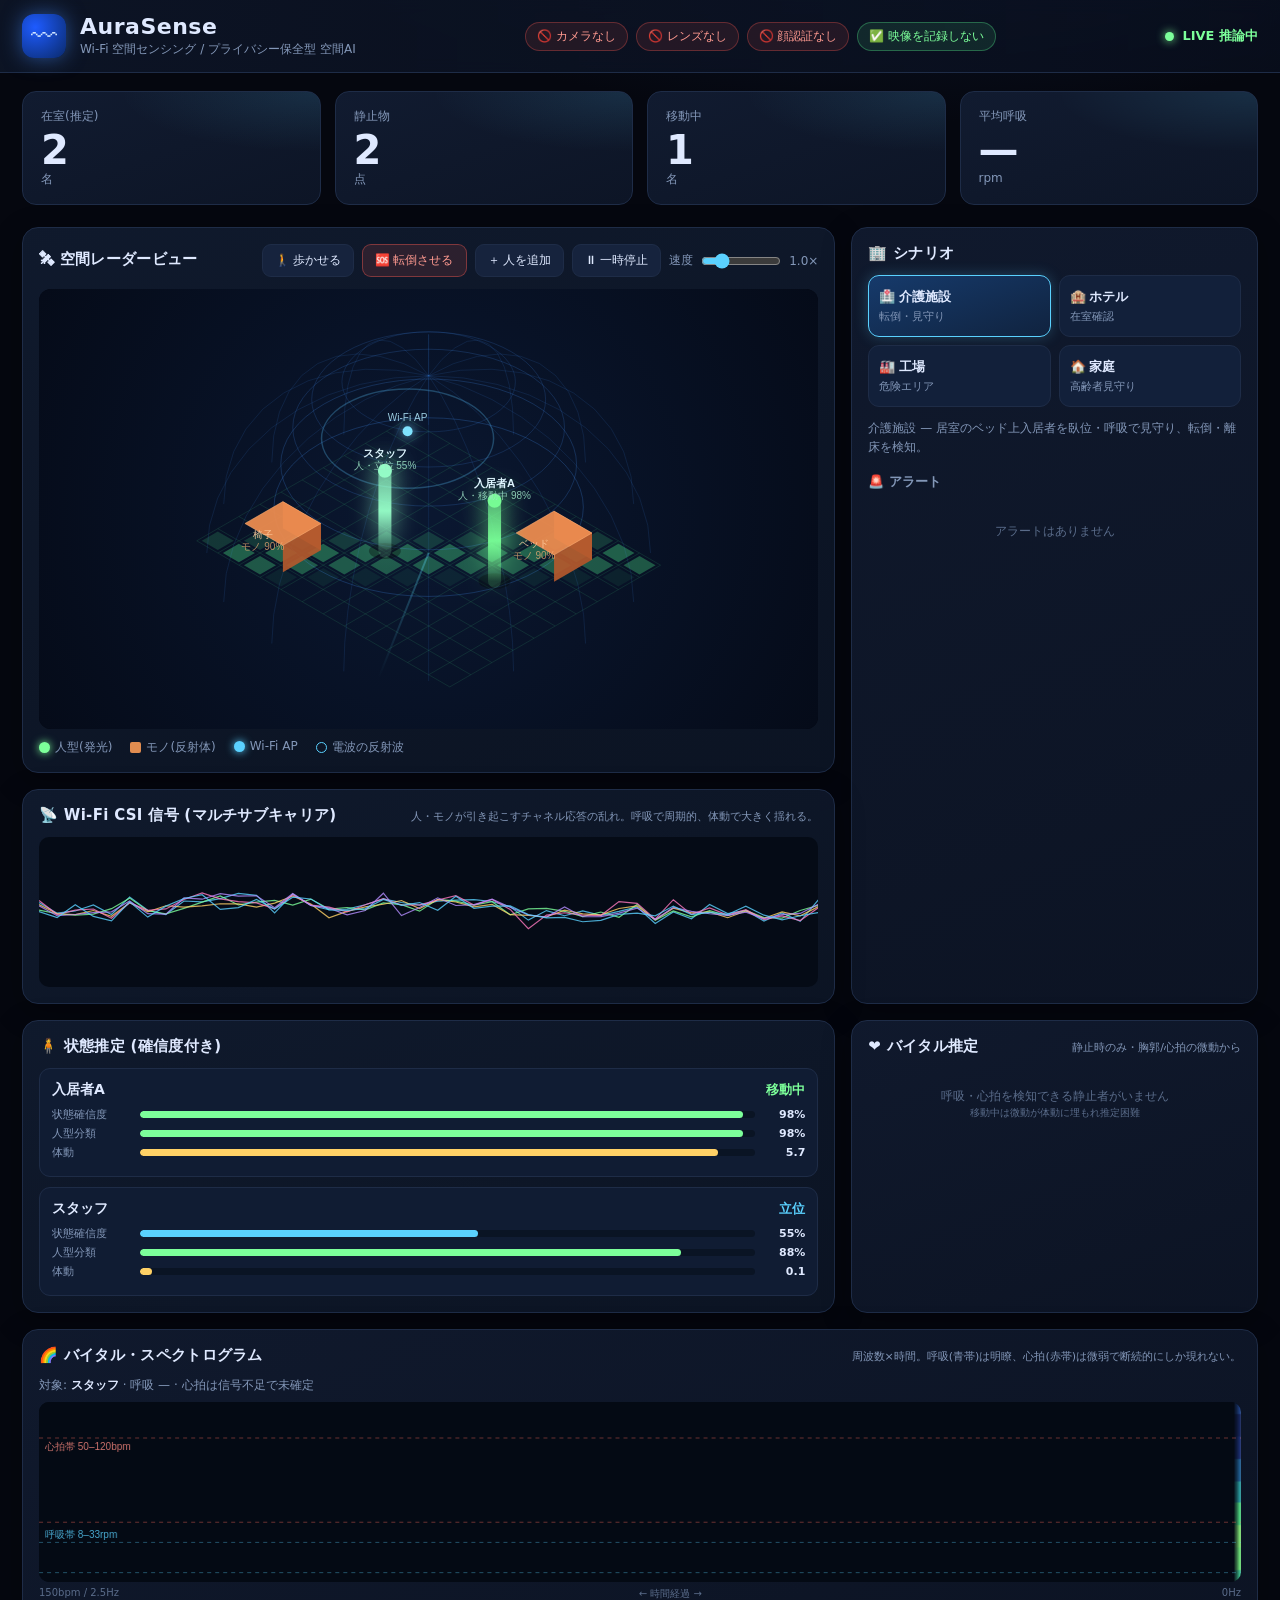
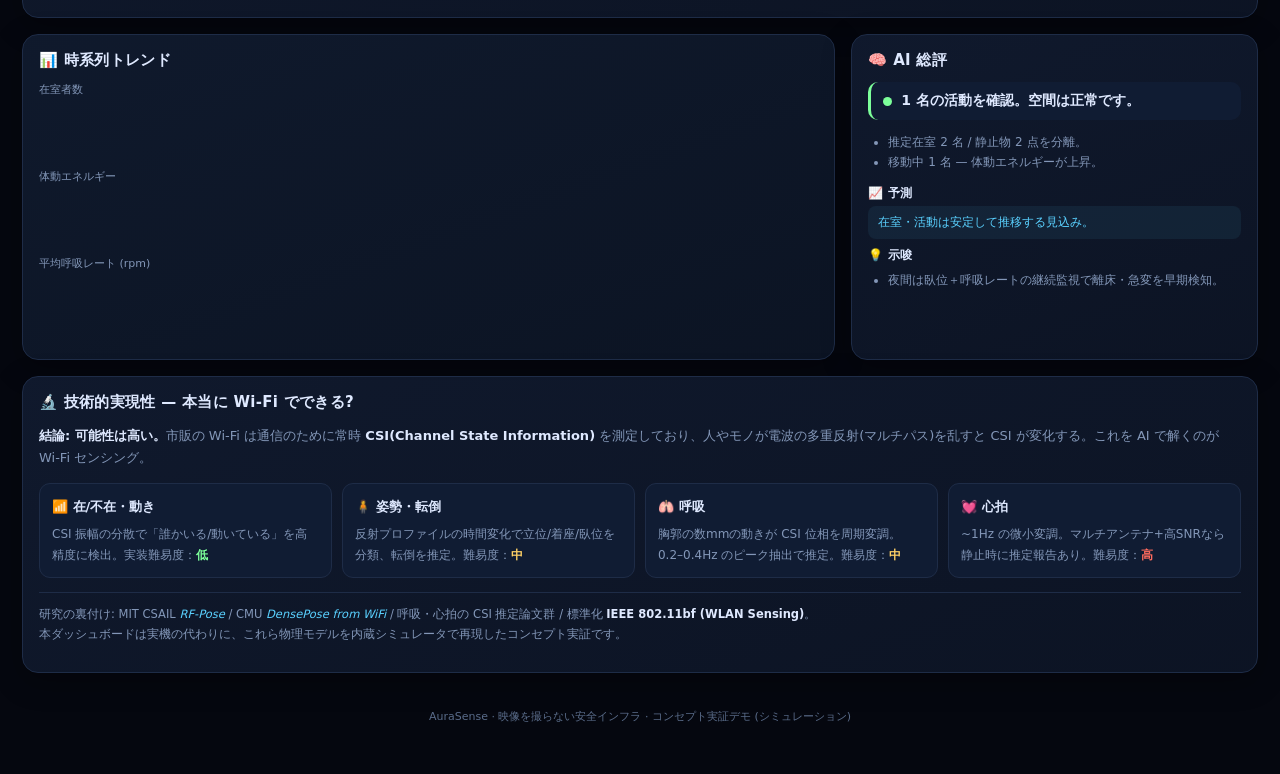
<file: wifi-radar-dashboard/index.html>
<!DOCTYPE html>
<html lang="ja">
<head>
<meta charset="UTF-8" />
<meta name="viewport" content="width=device-width, initial-scale=1.0" />
<title>AuraSense — Wi-Fi 空間センシング・ダッシュボード</title>
<meta name="description" content="カメラ・レンズ・映像なし。Wi-Fi電波の乱れから人とモノ、姿勢・呼吸・転倒を推定するプライバシー保全型 空間AI。" />
<link rel="stylesheet" href="css/style.css" />
</head>
<body>

<header class="topbar">
  <div class="brand">
    <div class="logo">〰</div>
    <div>
      <h1>AuraSense</h1>
      <p>Wi-Fi 空間センシング / プライバシー保全型 空間AI</p>
    </div>
  </div>
  <div class="privacy-badges">
    <span class="pill">🚫 カメラなし</span>
    <span class="pill">🚫 レンズなし</span>
    <span class="pill">🚫 顔認証なし</span>
    <span class="pill ok">✅ 映像を記録しない</span>
  </div>
  <div class="live"><span class="dot"></span>LIVE 推論中</div>
</header>

<!-- KPI 帯 -->
<section class="kpis">
  <div class="kpi"><div class="k-label">在室(推定)</div><div class="k-val" id="kpiPresence">0</div><div class="k-unit">名</div></div>
  <div class="kpi"><div class="k-label">静止物</div><div class="k-val" id="kpiObjects">0</div><div class="k-unit">点</div></div>
  <div class="kpi"><div class="k-label">移動中</div><div class="k-val" id="kpiMoving">0</div><div class="k-unit">名</div></div>
  <div class="kpi"><div class="k-label">平均呼吸</div><div class="k-val" id="kpiResp">—</div><div class="k-unit">rpm</div></div>
</section>

<main class="grid">

  <!-- 左: 空間ビュー -->
  <section class="card stage-card">
    <div class="card-head">
      <h2>🛰 空間レーダービュー</h2>
      <div class="controls">
        <button id="btnWalk" class="ctrl">🚶 歩かせる</button>
        <button id="btnFall" class="ctrl danger">🆘 転倒させる</button>
        <button id="btnAdd" class="ctrl">＋ 人を追加</button>
        <button id="btnPause" class="ctrl">⏸ 一時停止</button>
        <label class="speed-ctrl">速度
          <input type="range" id="speed" min="0.5" max="3" step="0.5" value="1" />
          <span id="speedVal">1.0×</span>
        </label>
      </div>
    </div>
    <canvas id="stage"></canvas>
    <div class="legend">
      <span><i class="dot-h"></i>人型(発光)</span>
      <span><i class="dot-o"></i>モノ(反射体)</span>
      <span><i class="dot-ap"></i>Wi-Fi AP</span>
      <span><i class="dot-r"></i>電波の反射波</span>
    </div>
  </section>

  <!-- 右: シナリオ + アラート -->
  <section class="card scenario-card">
    <div class="card-head"><h2>🏢 シナリオ</h2></div>
    <div class="scenarios">
      <button class="scenario-btn" data-scenario="care">🏥 介護施設<small>転倒・見守り</small></button>
      <button class="scenario-btn" data-scenario="hotel">🏨 ホテル<small>在室確認</small></button>
      <button class="scenario-btn" data-scenario="factory">🏭 工場<small>危険エリア</small></button>
      <button class="scenario-btn" data-scenario="home">🏠 家庭<small>高齢者見守り</small></button>
    </div>
    <p class="scenario-desc" id="scenarioDesc"></p>
    <div class="card-head sub"><h3>🚨 アラート</h3></div>
    <div class="alert-log" id="alertLog"></div>
  </section>

  <!-- 信号 -->
  <section class="card signal-card">
    <div class="card-head"><h2>📡 Wi-Fi CSI 信号 (マルチサブキャリア)</h2>
      <span class="hint">人・モノが引き起こすチャネル応答の乱れ。呼吸で周期的、体動で大きく揺れる。</span></div>
    <canvas id="signalCanvas"></canvas>
  </section>

  <!-- 状態推定 -->
  <section class="card people-card">
    <div class="card-head"><h2>🧍 状態推定 (確信度付き)</h2></div>
    <div class="people-list" id="peopleList"></div>
  </section>

  <!-- バイタル -->
  <section class="card vitals-card">
    <div class="card-head"><h2>❤️ バイタル推定</h2><span class="hint">静止時のみ・胸郭/心拍の微動から</span></div>
    <div class="vitals-list" id="vitalsList"></div>
  </section>

  <!-- スペクトログラム (心拍可視化) -->
  <section class="card spectro-card">
    <div class="card-head">
      <h2>🌈 バイタル・スペクトログラム</h2>
      <span class="hint">周波数×時間。呼吸(青帯)は明瞭、心拍(赤帯)は微弱で断続的にしか現れない。</span>
    </div>
    <div class="spectro-focus" id="spectroFocus">対象: —</div>
    <canvas id="spectroCanvas"></canvas>
    <div class="spectro-axis"><span>150bpm / 2.5Hz</span><span>← 時間経過 →</span><span>0Hz</span></div>
  </section>

  <!-- 時系列 -->
  <section class="card trends-card">
    <div class="card-head"><h2>📊 時系列トレンド</h2></div>
    <div class="trend"><div class="t-label">在室者数</div><canvas id="occChart"></canvas></div>
    <div class="trend"><div class="t-label">体動エネルギー</div><canvas id="motionChart"></canvas></div>
    <div class="trend"><div class="t-label">平均呼吸レート (rpm)</div><canvas id="respChart"></canvas></div>
  </section>

  <!-- AI 総評 -->
  <section class="card assess-card">
    <div class="card-head"><h2>🧠 AI 総評</h2></div>
    <div class="assessment" id="assessment"></div>
  </section>

  <!-- 実現性 -->
  <section class="card feasibility-card">
    <div class="card-head"><h2>🔬 技術的実現性 — 本当に Wi-Fi でできる?</h2></div>
    <div class="feas">
      <p><b>結論: 可能性は高い。</b>市販の Wi-Fi は通信のために常時 <b>CSI(Channel State Information)</b> を測定しており、人やモノが電波の多重反射(マルチパス)を乱すと CSI が変化する。これを AI で解くのが Wi-Fi センシング。</p>
      <div class="feas-grid">
        <div class="feas-item"><div class="fi-h">📶 在/不在・動き</div>CSI 振幅の分散で「誰かいる/動いている」を高精度に検出。実装難易度：<b class="lo">低</b></div>
        <div class="feas-item"><div class="fi-h">🧍 姿勢・転倒</div>反射プロファイルの時間変化で立位/着座/臥位を分類、転倒を推定。難易度：<b class="mid">中</b></div>
        <div class="feas-item"><div class="fi-h">🫁 呼吸</div>胸郭の数mmの動きが CSI 位相を周期変調。0.2–0.4Hz のピーク抽出で推定。難易度：<b class="mid">中</b></div>
        <div class="feas-item"><div class="fi-h">💓 心拍</div>~1Hz の微小変調。マルチアンテナ+高SNRなら静止時に推定報告あり。難易度：<b class="hi">高</b></div>
      </div>
      <p class="feas-ref">研究の裏付け: MIT CSAIL <i>RF-Pose</i> / CMU <i>DensePose from WiFi</i> / 呼吸・心拍の CSI 推定論文群 / 標準化 <b>IEEE 802.11bf (WLAN Sensing)</b>。<br>
      本ダッシュボードは実機の代わりに、これら物理モデルを内蔵シミュレータで再現したコンセプト実証です。</p>
    </div>
  </section>

</main>

<footer class="foot">AuraSense · 映像を撮らない安全インフラ · コンセプト実証デモ (シミュレーション)</footer>

<script src="js/dsp.js"></script>
<script src="js/sim.js"></script>
<script src="js/infer.js"></script>
<script src="js/render.js"></script>
<script src="js/app.js"></script>
</body>
</html>
</file>
<file: wifi-radar-dashboard/css/style.css>
/* ============================================================
 * AuraSense — Wi-Fi 空間センシング ダッシュボード
 * ============================================================ */
:root {
  --bg: #05070f;
  --bg2: #0a1020;
  --card: #0d1526;
  --card2: #111b30;
  --line: #1e2c47;
  --text: #dfe9ff;
  --muted: #8397b8;
  --cyan: #5ad1ff;
  --green: #7cff9a;
  --amber: #ffd166;
  --red: #ff6b5e;
  --violet: #b48cff;
}
* { box-sizing: border-box; }
html, body { margin: 0; padding: 0; }
body {
  background: radial-gradient(1200px 600px at 70% -10%, #10203f 0%, var(--bg) 60%);
  color: var(--text);
  font-family: "Segoe UI", "Hiragino Kaku Gothic ProN", "Yu Gothic UI", Meiryo, system-ui, sans-serif;
  min-height: 100vh;
  padding-bottom: 30px;
}

/* ---- Topbar ---- */
.topbar {
  display: flex; align-items: center; justify-content: space-between;
  gap: 16px; padding: 14px 22px;
  background: linear-gradient(90deg, rgba(13,21,38,.95), rgba(10,16,32,.7));
  border-bottom: 1px solid var(--line);
  position: sticky; top: 0; z-index: 20; backdrop-filter: blur(8px);
  flex-wrap: wrap;
}
.brand { display: flex; align-items: center; gap: 14px; }
.logo {
  width: 44px; height: 44px; border-radius: 12px;
  display: grid; place-items: center; font-size: 26px;
  background: radial-gradient(circle at 30% 30%, #1e5bff, #0a2a6b);
  box-shadow: 0 0 20px rgba(70,140,255,.5); color: #cfe4ff;
}
.brand h1 { margin: 0; font-size: 22px; letter-spacing: .5px; }
.brand p { margin: 2px 0 0; font-size: 12px; color: var(--muted); }
.privacy-badges { display: flex; gap: 8px; flex-wrap: wrap; }
.pill {
  font-size: 12px; padding: 5px 11px; border-radius: 20px;
  background: rgba(255,90,80,.1); color: #ff9a90; border: 1px solid rgba(255,90,80,.3);
}
.pill.ok { background: rgba(90,255,150,.1); color: var(--green); border-color: rgba(90,255,150,.3); }
.live { display: flex; align-items: center; gap: 8px; font-size: 13px; color: var(--green); font-weight: 600; }
.live .dot { width: 9px; height: 9px; border-radius: 50%; background: var(--green); box-shadow: 0 0 10px var(--green); animation: pulse 1.4s infinite; }
@keyframes pulse { 0%,100%{opacity:1} 50%{opacity:.35} }

/* ---- KPI ---- */
.kpis { display: grid; grid-template-columns: repeat(4, 1fr); gap: 14px; padding: 18px 22px 6px; }
.kpi {
  background: linear-gradient(160deg, var(--card2), var(--card));
  border: 1px solid var(--line); border-radius: 14px; padding: 16px 18px;
  position: relative; overflow: hidden;
}
.kpi::before { content:""; position:absolute; inset:0; background: radial-gradient(200px 60px at 100% 0, rgba(90,209,255,.12), transparent); }
.k-label { font-size: 12px; color: var(--muted); }
.k-val { font-size: 40px; font-weight: 800; line-height: 1.05; margin-top: 4px; letter-spacing: -1px; }
.k-unit { font-size: 12px; color: var(--muted); }

/* ---- Grid ---- */
.grid {
  display: grid; gap: 16px; padding: 16px 22px;
  grid-template-columns: 2fr 1fr;
  grid-template-areas:
    "stage    scenario"
    "signal   scenario"
    "people   vitals"
    "spectro  spectro"
    "trends   assess"
    "feas     feas";
}
.stage-card { grid-area: stage; }
.scenario-card { grid-area: scenario; }
.signal-card { grid-area: signal; }
.people-card { grid-area: people; }
.vitals-card { grid-area: vitals; }
.spectro-card { grid-area: spectro; }
.trends-card { grid-area: trends; }
.assess-card { grid-area: assess; }
.feasibility-card { grid-area: feas; }

.card {
  background: linear-gradient(160deg, rgba(17,27,48,.9), rgba(13,21,38,.9));
  border: 1px solid var(--line); border-radius: 16px; padding: 16px;
  box-shadow: 0 8px 30px rgba(0,0,0,.3);
}
.card-head { display: flex; align-items: baseline; justify-content: space-between; gap: 10px; margin-bottom: 12px; flex-wrap: wrap; }
.card-head.sub { margin-top: 16px; }
.card-head h2 { margin: 0; font-size: 15px; letter-spacing: .3px; }
.card-head h3 { margin: 0; font-size: 13px; color: var(--muted); }
.hint { font-size: 11px; color: var(--muted); max-width: 55%; text-align: right; }

/* ---- Stage ---- */
.stage-card canvas { width: 100%; height: 440px; border-radius: 12px; background: #03060f; display: block; }
.controls { display: flex; gap: 8px; flex-wrap: wrap; align-items: center; }
.ctrl {
  background: #16233d; color: var(--text); border: 1px solid var(--line);
  border-radius: 9px; padding: 7px 12px; font-size: 12px; cursor: pointer; transition: .15s;
}
.ctrl:hover { background: #1f3357; border-color: var(--cyan); }
.ctrl.danger { background: rgba(255,90,80,.12); border-color: rgba(255,90,80,.4); color: #ff9a90; }
.ctrl.danger:hover { background: rgba(255,90,80,.22); }
.speed-ctrl { font-size: 12px; color: var(--muted); display: flex; align-items: center; gap: 6px; }
.speed-ctrl input { width: 80px; accent-color: var(--cyan); }
.legend { display: flex; gap: 18px; margin-top: 10px; font-size: 12px; color: var(--muted); flex-wrap: wrap; }
.legend i { display: inline-block; width: 11px; height: 11px; border-radius: 50%; margin-right: 5px; vertical-align: middle; }
.dot-h { background: var(--green); box-shadow: 0 0 8px var(--green); }
.dot-o { background: #e08c50; border-radius: 2px !important; }
.dot-ap { background: var(--cyan); box-shadow: 0 0 8px var(--cyan); }
.dot-r { background: transparent; border: 1px solid var(--cyan); }

/* ---- Signal ---- */
.signal-card canvas { width: 100%; height: 150px; border-radius: 10px; display: block; }

/* ---- Scenario ---- */
.scenarios { display: grid; grid-template-columns: 1fr 1fr; gap: 8px; }
.scenario-btn {
  background: #12203a; border: 1px solid var(--line); border-radius: 11px;
  padding: 12px 10px; color: var(--text); cursor: pointer; text-align: left;
  font-size: 13px; font-weight: 600; display: flex; flex-direction: column; gap: 3px; transition: .15s;
}
.scenario-btn small { font-weight: 400; font-size: 11px; color: var(--muted); }
.scenario-btn:hover { border-color: var(--cyan); }
.scenario-btn.active { background: linear-gradient(160deg, #163a6b, #10233f); border-color: var(--cyan); box-shadow: 0 0 14px rgba(90,209,255,.25); }
.scenario-desc { font-size: 12px; color: var(--muted); line-height: 1.6; margin: 12px 0 0; }

/* ---- Alerts ---- */
.alert-log { display: flex; flex-direction: column; gap: 8px; max-height: 240px; overflow-y: auto; }
.alert-item { display: flex; gap: 10px; padding: 10px; border-radius: 10px; background: #101c33; border-left: 3px solid var(--muted); }
.alert-item.critical { border-left-color: var(--red); background: rgba(255,90,80,.08); }
.alert-item.warn { border-left-color: var(--amber); background: rgba(255,209,102,.07); }
.alert-item.info { border-left-color: var(--cyan); background: rgba(90,209,255,.06); }
.ai-icon { font-size: 18px; }
.ai-title { font-size: 13px; font-weight: 700; }
.ai-text { font-size: 12px; color: var(--muted); margin-top: 2px; }
.ai-time { font-size: 10px; color: #5a6c8a; margin-top: 3px; }
.empty { font-size: 12px; color: #5a6c8a; text-align: center; padding: 20px 0; }

/* ---- People ---- */
.people-list, .vitals-list { display: flex; flex-direction: column; gap: 10px; }
.person { background: #101c33; border: 1px solid var(--line); border-radius: 11px; padding: 12px; }
.person.danger { border-color: rgba(255,90,80,.5); background: rgba(255,90,80,.07); animation: flash 1.2s infinite; }
@keyframes flash { 0%,100%{box-shadow:0 0 0 rgba(255,90,80,0)} 50%{box-shadow:0 0 16px rgba(255,90,80,.4)} }
.p-head { display: flex; justify-content: space-between; align-items: center; margin-bottom: 8px; }
.p-name { font-weight: 700; font-size: 14px; }
.p-state { font-weight: 700; font-size: 13px; }
.p-row { display: grid; grid-template-columns: 80px 1fr 42px; align-items: center; gap: 8px; font-size: 11px; color: var(--muted); margin: 4px 0; }
.p-row b { color: var(--text); text-align: right; font-size: 11px; }
.bar { height: 7px; background: #0a1424; border-radius: 5px; overflow: hidden; }
.bar span { display: block; height: 100%; border-radius: 5px; transition: width .4s; }

/* ---- Vitals ---- */
.vital { background: #101c33; border: 1px solid var(--line); border-radius: 11px; padding: 12px; }
.v-name { font-weight: 700; font-size: 13px; margin-bottom: 8px; }
.v-metrics { display: grid; grid-template-columns: 1fr 1fr; gap: 10px; }
.v-metric { display: flex; align-items: center; gap: 10px; padding: 8px; border-radius: 9px; background: #0a1424; }
.v-metric.breath { border: 1px solid rgba(90,209,255,.25); }
.v-metric.heart { border: 1px solid rgba(255,90,80,.25); }
.v-icon { font-size: 22px; }
.v-val { font-size: 24px; font-weight: 800; }
.v-val small { font-size: 11px; font-weight: 500; color: var(--muted); margin-left: 3px; }
.v-label { font-size: 10px; color: var(--muted); }

/* ---- Spectrogram ---- */
.spectro-card canvas { width: 100%; height: 180px; border-radius: 10px; display: block; background: #040a14; }
.spectro-focus { font-size: 12px; color: var(--muted); margin-bottom: 8px; }
.spectro-focus b { color: var(--text); }
.spectro-axis { display: flex; justify-content: space-between; font-size: 10px; color: #5a6c8a; margin-top: 5px; }

/* ---- Trends ---- */
.trend { margin-bottom: 12px; }
.t-label { font-size: 11px; color: var(--muted); margin-bottom: 4px; }
.trend canvas { width: 100%; height: 56px; display: block; }

/* ---- Assessment ---- */
.assessment { font-size: 13px; }
.as-headline { display: flex; align-items: center; gap: 9px; font-weight: 700; font-size: 14px; padding: 10px 12px; border-radius: 10px; background: #101c33; border-left: 3px solid var(--cyan); margin-bottom: 12px; }
.as-dot { width: 9px; height: 9px; border-radius: 50%; flex-shrink: 0; }
.as-points, .as-rec { margin: 6px 0 12px; padding-left: 20px; color: var(--muted); font-size: 12px; line-height: 1.7; }
.as-sub { font-size: 12px; font-weight: 700; color: var(--text); margin-top: 8px; }
.as-forecast { font-size: 12px; color: var(--cyan); background: rgba(90,209,255,.07); border-radius: 8px; padding: 8px 10px; margin-top: 4px; }

/* ---- Feasibility ---- */
.feas { font-size: 13px; line-height: 1.7; color: var(--muted); }
.feas b { color: var(--text); }
.feas-grid { display: grid; grid-template-columns: repeat(4, 1fr); gap: 10px; margin: 14px 0; }
.feas-item { background: #101c33; border: 1px solid var(--line); border-radius: 11px; padding: 12px; font-size: 12px; }
.fi-h { font-weight: 700; color: var(--text); margin-bottom: 6px; font-size: 13px; }
.feas-item .lo { color: var(--green); } .feas-item .mid { color: var(--amber); } .feas-item .hi { color: var(--red); }
.feas-ref { font-size: 11.5px; border-top: 1px solid var(--line); padding-top: 12px; }
.feas-ref i { color: var(--cyan); font-style: italic; }

/* ---- Footer ---- */
.foot { text-align: center; font-size: 11px; color: #5a6c8a; padding: 20px; }

/* ---- Responsive ---- */
@media (max-width: 1000px) {
  .grid { grid-template-columns: 1fr; grid-template-areas: "stage" "scenario" "signal" "people" "vitals" "spectro" "trends" "assess" "feas"; }
  .kpis { grid-template-columns: repeat(2, 1fr); }
  .feas-grid { grid-template-columns: 1fr 1fr; }
  .hint { max-width: 100%; text-align: left; }
}
</file>
